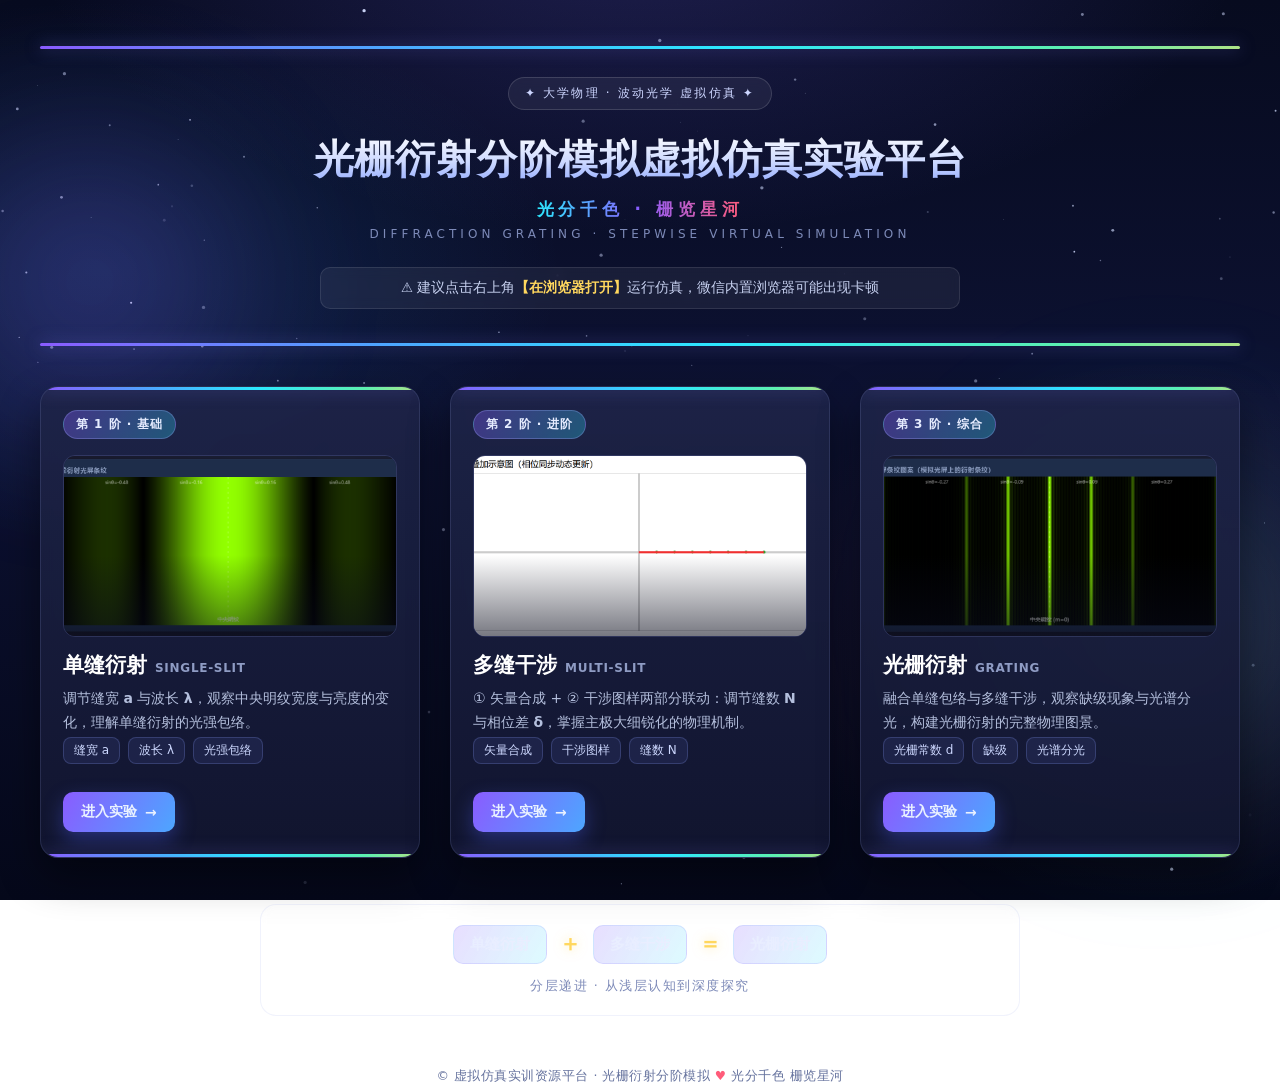
<file: sim/index.html>
<!DOCTYPE html>
<html lang="zh-CN">
<head>
<meta charset="UTF-8">
<meta name="viewport" content="width=device-width, initial-scale=1.0">
<title>光栅衍射分阶模拟虚拟仿真实验平台 · 光分千色 栅览星河</title>
<style>
:root{
    --bg0:#070b1f;
    --bg1:#0d1233;
    --bg2:#1b1f4b;
    --ink:#eef1ff;
    --ink-dim:#9aa6d6;
    --violet:#8a5cff;
    --blue:#4da6ff;
    --cyan:#2ce8ff;
    --green:#5cf0b0;
    --yellow:#ffd75e;
    --orange:#ff9a4d;
    --red:#ff5c7a;
}

*{
    margin:0;
    padding:0;
    box-sizing:border-box;
    font-family:"Microsoft YaHei","PingFang SC",system-ui,sans-serif;
}

html,body{
    height:100%;
}

body{
    min-height:100vh;
    color:var(--ink);
    background:
        radial-gradient(ellipse 80% 60% at 50% -10%, rgba(90,80,200,.30), transparent 60%),
        radial-gradient(ellipse 60% 50% at 8% 30%, rgba(46,166,255,.14), transparent 60%),
        radial-gradient(ellipse 60% 50% at 92% 70%, rgba(255,92,122,.10), transparent 60%),
        linear-gradient(180deg,var(--bg0),var(--bg1) 45%,#05081a);
    background-attachment:fixed;
    overflow-x:hidden;
    padding:46px 20px 40px;
    position:relative;
}

/* 星空画布 */
#stars{
    position:fixed;
    inset:0;
    width:100%;
    height:100%;
    z-index:0;
    pointer-events:none;
}

/* 星云光斑 */
.nebula{
    position:fixed;
    border-radius:50%;
    filter:blur(70px);
    opacity:.5;
    z-index:0;
    pointer-events:none;
    animation:drift 18s ease-in-out infinite alternate;
}
.nebula-1{
    width:420px;height:420px;
    left:-120px;top:8%;
    background:radial-gradient(circle, rgba(138,92,255,.55), transparent 70%);
}
.nebula-2{
    width:520px;height:520px;
    right:-140px;bottom:2%;
    background:radial-gradient(circle, rgba(44,232,255,.40), transparent 70%);
    animation-delay:-9s;
}
@keyframes drift{
    from{transform:translate(0,0) scale(1);}
    to{transform:translate(40px,-30px) scale(1.08);}
}

.container{
    max-width:1200px;
    margin:0 auto;
    position:relative;
    z-index:2;
}

/* ============ 光谱分割线（上下分割线） ============ */
.spectrum-line{
    height:3px;
    border-radius:3px;
    background:linear-gradient(90deg,
        var(--violet),var(--blue),var(--cyan),var(--green),
        var(--yellow),var(--orange),var(--red),var(--violet));
    background-size:200% 100%;
    animation:flow 8s linear infinite;
    box-shadow:0 0 16px rgba(130,130,255,.50);
    position:relative;
}
@keyframes flow{
    from{background-position:0 0;}
    to{background-position:200% 0;}
}

/* ============ 页头 ============ */
.site-badge{
    display:inline-block;
    font-size:12px;
    letter-spacing:.18em;
    color:#cdd6ff;
    background:rgba(255,255,255,.06);
    border:1px solid rgba(255,255,255,.14);
    padding:7px 16px;
    border-radius:999px;
    backdrop-filter:blur(6px);
    margin-bottom:22px;
}

h1{
    text-align:center;
    font-size:clamp(24px,4.6vw,40px);
    font-weight:800;
    letter-spacing:.02em;
    line-height:1.35;
    background:linear-gradient(180deg,#ffffff, #cdd9ff 55%, #8fa8ff);
    -webkit-background-clip:text;
    background-clip:text;
    -webkit-text-fill-color:transparent;
    margin-bottom:12px;
}

.sub-title{
    text-align:center;
    font-size:17px;
    letter-spacing:.28em;
    color:#cfe0ff;
    margin-bottom:6px;
}
.sub-title .poem{
    font-weight:700;
    background:linear-gradient(90deg,var(--cyan),var(--violet),var(--red));
    -webkit-background-clip:text;
    background-clip:text;
    -webkit-text-fill-color:transparent;
}
.sub-title .en{
    display:block;
    font-size:12px;
    letter-spacing:.34em;
    color:#7d8ab8;
    margin-top:6px;
    text-transform:uppercase;
}

.tip-info{
    max-width:640px;
    margin:26px auto 0;
    background:rgba(255,255,255,.06);
    color:#c7d1f0;
    padding:11px 18px;
    border-radius:10px;
    text-align:center;
    font-size:13.5px;
    border:1px solid rgba(255,255,255,.10);
    backdrop-filter:blur(6px);
}
.tip-info b{color:#ffd75e;}

/* 头部分割线：标题上、下各一条 */
.head-line-top{margin-bottom:28px;}
.head-line-bottom{margin:34px auto 40px;}

/* ============ 三板块卡片 ============ */
.grid-box{
    display:grid;
    grid-template-columns:repeat(auto-fit,minmax(280px,1fr));
    gap:30px;
}

.card{
    position:relative;
    background:linear-gradient(180deg, rgba(30,36,72,.92), rgba(18,22,48,.94));
    border:1px solid rgba(150,160,230,.16);
    border-radius:18px;
    overflow:hidden;
    box-shadow:0 18px 40px rgba(0,0,0,.45);
    transition:transform .35s cubic-bezier(.2,.7,.3,1), box-shadow .35s, border-color .35s;
    backdrop-filter:blur(8px);
    display:flex;
    flex-direction:column;
}

.card:hover{
    transform:translateY(-10px);
    border-color:rgba(150,170,255,.55);
    box-shadow:0 30px 60px rgba(30,40,120,.55), 0 0 0 1px rgba(140,160,255,.12);
}

/* 卡片上、下分割线 */
.card-line-top{border-radius:0 0 3px 3px;}
.card-line-bottom{
    border-radius:3px 3px 0 0;
    margin-top:auto;
}

.card-body{
    padding:20px 22px 22px;
    display:flex;
    flex-direction:column;
    gap:14px;
    flex:1;
}

.step-badge{
    align-self:flex-start;
    font-size:12px;
    font-weight:700;
    letter-spacing:.08em;
    color:#e6ecff;
    padding:5px 12px;
    border-radius:999px;
    background:linear-gradient(120deg, rgba(138,92,255,.35), rgba(44,232,255,.28));
    border:1px solid rgba(160,170,255,.30);
    margin-bottom:2px;
}

.img-wrap{
    border-radius:12px;
    overflow:hidden;
    position:relative;
    border:1px solid rgba(150,160,230,.18);
}
.img-wrap::after{
    content:"";
    position:absolute;
    inset:0;
    background:linear-gradient(180deg, transparent 55%, rgba(8,10,26,.55));
    pointer-events:none;
}
.card-img{
    width:100%;
    height:180px;
    object-fit:cover;
    display:block;
    transition:transform .6s cubic-bezier(.2,.7,.3,1);
}
.card:hover .card-img{transform:scale(1.08);}

.card-content h3{
    font-size:21px;
    font-weight:800;
    color:#fff;
    margin-bottom:8px;
}
.card-content h3 .cn{display:inline-block;}
.card-content .en-tag{
    font-size:12px;
    color:#8f9cc4;
    letter-spacing:.06em;
    margin-left:8px;
    font-weight:600;
    text-transform:uppercase;
}

.card-content p{
    font-size:14px;
    color:#b4bfdd;
    line-height:1.7;
}

.tags{
    display:flex;
    flex-wrap:wrap;
    gap:8px;
    margin-top:2px;
}
.tags span{
    font-size:12px;
    color:#cdd8ff;
    background:rgba(120,140,255,.10);
    border:1px solid rgba(140,160,255,.22);
    padding:4px 10px;
    border-radius:8px;
}

.enter{
    margin-top:14px;
    display:inline-flex;
    align-items:center;
    gap:8px;
    font-size:14px;
    font-weight:700;
    color:#eaf2ff;
    background:linear-gradient(120deg,var(--violet),var(--blue));
    padding:11px 18px;
    border-radius:10px;
    text-decoration:none;
    width:fit-content;
    transition:transform .25s, box-shadow .25s, filter .25s;
    box-shadow:0 8px 20px rgba(80,100,255,.35);
}
.enter:hover{
    transform:translateX(4px);
    filter:brightness(1.1);
    box-shadow:0 12px 26px rgba(90,110,255,.5);
}
.enter .arrow{transition:transform .25s;}
.enter:hover .arrow{transform:translateX(3px);}

/* ============ 递进公式条 ============ */
.path{
    margin:46px auto 0;
    max-width:760px;
    display:flex;
    align-items:center;
    justify-content:center;
    flex-wrap:wrap;
    gap:12px;
    padding:20px 22px;
    border-radius:16px;
    background:rgba(255,255,255,.045);
    border:1px solid rgba(150,160,230,.14);
    backdrop-filter:blur(6px);
}
.path .node{
    font-size:15px;
    font-weight:700;
    color:#e9eeff;
    padding:9px 16px;
    border-radius:10px;
    background:linear-gradient(120deg, rgba(138,92,255,.20), rgba(44,232,255,.16));
    border:1px solid rgba(160,170,255,.26);
    white-space:nowrap;
}
.path .op{
    font-size:22px;
    font-weight:800;
    color:#ffd75e;
    text-shadow:0 0 12px rgba(255,215,94,.55);
}
.path .hint{
    flex-basis:100%;
    text-align:center;
    font-size:12.5px;
    letter-spacing:.12em;
    color:#7d8ab8;
    margin-top:2px;
}

footer{
    margin-top:52px;
    text-align:center;
    color:#66739e;
    font-size:12.5px;
    letter-spacing:.04em;
}
footer .heart{color:var(--red);}

@media (max-width:600px){
    body{padding:30px 14px 32px;}
    .site-badge{font-size:11px;letter-spacing:.12em;padding:6px 13px;}
    h1{letter-spacing:0;line-height:1.45;}
    h1 .mbr{display:block;}
    .sub-title{font-size:15px;letter-spacing:.16em;}
    .sub-title .en{letter-spacing:.22em;}
    .grid-box{gap:20px;}
    .card-img{height:160px;}
    .card-content h3{font-size:19px;}
    .path{padding:16px 12px;gap:8px;}
    .path .node{font-size:13px;padding:8px 12px;}
    .path .op{font-size:18px;}
    .tip-info{font-size:12.5px;padding:10px 14px;}
}
</style>
</head>
<body>
<canvas id="stars"></canvas>
<div class="nebula nebula-1"></div>
<div class="nebula nebula-2"></div>

<div class="container">

    <!-- 页头上分割线 -->
    <div class="spectrum-line head-line-top"></div>

    <header>
        <div style="text-align:center;"><span class="site-badge">✦ 大学物理 · 波动光学 虚拟仿真 ✦</span></div>
        <h1>光栅衍射分阶模拟<span class="mbr">虚拟仿真实验平台</span></h1>
        <p class="sub-title">
            <span class="poem">光分千色 · 栅览星河</span>
            <span class="en">Diffraction Grating · Stepwise Virtual Simulation</span>
        </p>
        <div class="tip-info">
            ⚠️ 建议点击右上角<b>【在浏览器打开】</b>运行仿真，微信内置浏览器可能出现卡顿
        </div>
    </header>

    <!-- 页头下分割线 -->
    <div class="spectrum-line head-line-bottom"></div>

    <div class="grid-box">

        <!-- 仿真 1 · 单缝衍射 -->
        <div class="card">
            <div class="spectrum-line card-line-top"></div>
            <div class="card-body">
                <span class="step-badge">第 1 阶 · 基础</span>
                <div class="img-wrap">
                    <img class="card-img" src="assets/preview/sim1.png" alt="单缝衍射预览">
                </div>
                <div class="card-content">
                    <h3><span class="cn">单缝衍射</span><span class="en-tag">Single-slit</span></h3>
                    <p>调节缝宽 <b>a</b> 与波长 <b>λ</b>，观察中央明纹宽度与亮度的变化，理解单缝衍射的光强包络。</p>
                    <div class="tags">
                        <span>缝宽 a</span><span>波长 λ</span><span>光强包络</span>
                    </div>
                </div>
                <a class="enter" href="./sim1/index.html" target="_blank">进入实验 <span class="arrow">→</span></a>
            </div>
            <div class="spectrum-line card-line-bottom"></div>
        </div>

        <!-- 仿真 2 · 多缝干涉 -->
        <div class="card">
            <div class="spectrum-line card-line-top"></div>
            <div class="card-body">
                <span class="step-badge">第 2 阶 · 进阶</span>
                <div class="img-wrap">
                    <img class="card-img" src="assets/preview/sim2.png" alt="多缝干涉预览">
                </div>
                <div class="card-content">
                    <h3><span class="cn">多缝干涉</span><span class="en-tag">Multi-slit</span></h3>
                    <p>① 矢量合成 + ② 干涉图样两部分联动：调节缝数 <b>N</b> 与相位差 <b>δ</b>，掌握主极大细锐化的物理机制。</p>
                    <div class="tags">
                        <span>矢量合成</span><span>干涉图样</span><span>缝数 N</span>
                    </div>
                </div>
                <a class="enter" href="./sim2/index.html" target="_blank">进入实验 <span class="arrow">→</span></a>
            </div>
            <div class="spectrum-line card-line-bottom"></div>
        </div>

        <!-- 仿真 3 · 光栅衍射 -->
        <div class="card">
            <div class="spectrum-line card-line-top"></div>
            <div class="card-body">
                <span class="step-badge">第 3 阶 · 综合</span>
                <div class="img-wrap">
                    <img class="card-img" src="assets/preview/sim3.png" alt="光栅衍射预览">
                </div>
                <div class="card-content">
                    <h3><span class="cn">光栅衍射</span><span class="en-tag">Grating</span></h3>
                    <p>融合单缝包络与多缝干涉，观察缺级现象与光谱分光，构建光栅衍射的完整物理图景。</p>
                    <div class="tags">
                        <span>光栅常数 d</span><span>缺级</span><span>光谱分光</span>
                    </div>
                </div>
                <a class="enter" href="./sim3/index.html" target="_blank">进入实验 <span class="arrow">→</span></a>
            </div>
            <div class="spectrum-line card-line-bottom"></div>
        </div>

    </div>

    <!-- 阶梯递进公式 -->
    <div class="path">
        <span class="node">单缝衍射</span>
        <span class="op">＋</span>
        <span class="node">多缝干涉</span>
        <span class="op">＝</span>
        <span class="node">光栅衍射</span>
        <span class="hint">分层递进 · 从浅层认知到深度探究</span>
    </div>

    <footer>
        © 虚拟仿真实训资源平台 · 光栅衍射分阶模拟 <span class="heart">♥</span> 光分千色 栅览星河
    </footer>
</div>

<script>
(function(){
    const canvas = document.getElementById('stars');
    const ctx = canvas.getContext('2d');
    let stars = [];
    let w = 0, h = 0, dpr = Math.min(window.devicePixelRatio || 1, 2);

    function resize(){
        w = canvas.clientWidth = window.innerWidth;
        h = canvas.clientHeight = window.innerHeight;
        canvas.width = w * dpr;
        canvas.height = h * dpr;
        ctx.setTransform(dpr,0,0,dpr,0,0);
        makeStars();
    }

    function makeStars(){
        stars = [];
        const count = Math.min(220, Math.floor(w * h / 9000));
        for(let i=0;i<count;i++){
            stars.push({
                x:Math.random()*w,
                y:Math.random()*h,
                r:Math.random()*1.4 + 0.3,
                base:Math.random()*0.5 + 0.25,
                speed:Math.random()*0.02 + 0.004,
                phase:Math.random()*Math.PI*2
            });
        }
    }

    let t = 0;
    function draw(){
        ctx.clearRect(0,0,w,h);
        t += 0.016;
        for(let i=0;i<stars.length;i++){
            const s = stars[i];
            const a = s.base + Math.sin(t*s.speed + s.phase) * 0.22;
            const alpha = Math.max(0.05, Math.min(1, a));
            ctx.beginPath();
            ctx.arc(s.x, s.y, s.r, 0, Math.PI*2);
            ctx.fillStyle = 'rgba(210,220,255,' + alpha.toFixed(3) + ')';
            ctx.fill();
        }
        requestAnimationFrame(draw);
    }

    window.addEventListener('resize', resize);
    resize();
    draw();
})();
</script>
</body>
</html>
</file>
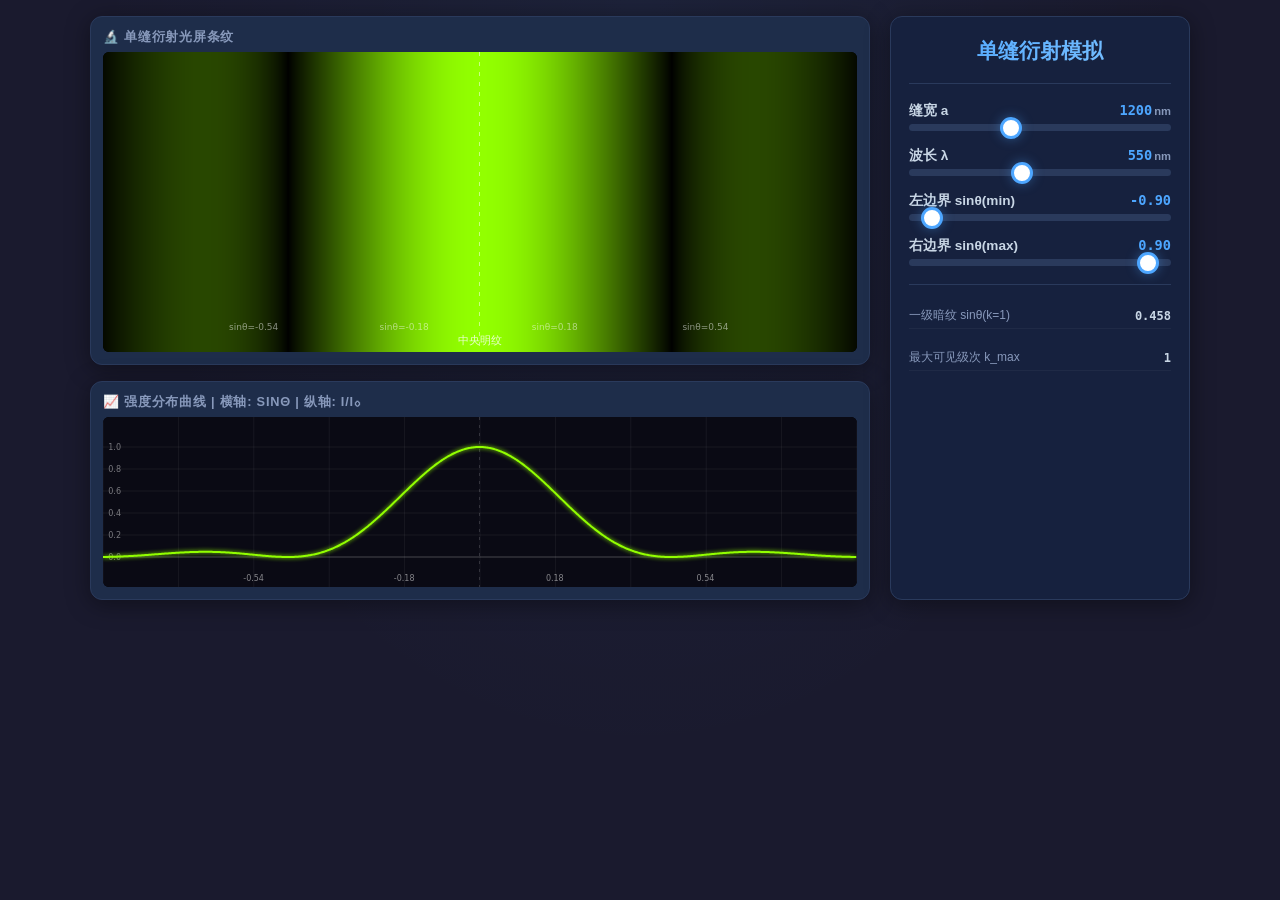
<file: sim/sim1/index.html>
<!DOCTYPE html>
<html lang="zh-CN">
<head>
    <meta charset="UTF-8">
    <meta name="viewport" content="width=device-width, initial-scale=1.0">
    <title>单缝衍射 - 单色光模拟（无红线标记）</title>
    <style>
        :root {
            --bg: #1a1a2e;
            --panel-bg: #16213e;
            --text: #e0e0e0;
            --accent: #4da6ff;
            --slider-track: #2a3a5c;
            --border: #2a3a5c;
            --card: #1e2d4a;
            --shadow: 0 4px 24px rgba(0, 0, 0, 0.4);
            --radius: 12px;
        }

        * {
            margin: 0;
            padding: 0;
            box-sizing: border-box;
        }

        body {
            background: var(--bg);
            font-family: 'Segoe UI', 'PingFang SC', 'Microsoft YaHei', sans-serif;
            display: flex;
            justify-content: center;
            align-items: flex-start;
            min-height: 100vh;
            padding: 16px;
            color: var(--text);
            background-image: radial-gradient(ellipse at 50% 0%, rgba(77, 166, 255, 0.06) 0%, transparent 60%);
        }

        .container {
            display: flex;
            gap: 20px;
            max-width: 1100px;
            width: 100%;
            flex-wrap: wrap;
        }

        .main-display {
            flex: 1 1 680px;
            min-width: 480px;
            display: flex;
            flex-direction: column;
            gap: 16px;
        }

        .canvas-card {
            background: var(--card);
            border-radius: var(--radius);
            padding: 12px;
            box-shadow: var(--shadow);
            border: 1px solid var(--border);
            overflow: hidden;
        }

        .canvas-card .card-label {
            font-size: 0.8rem;
            text-transform: uppercase;
            letter-spacing: 0.06em;
            color: #8899bb;
            margin-bottom: 6px;
            font-weight: 600;
        }

        canvas {
            display: block;
            width: 100%;
            border-radius: 6px;
            background: #000;
            cursor: crosshair;
        }

        #patternCanvas { height: 300px; }
        #curveCanvas { height: 170px; }

        .control-panel {
            flex: 0 0 300px;
            min-width: 280px;
            background: var(--panel-bg);
            border-radius: var(--radius);
            padding: 20px 18px;
            box-shadow: var(--shadow);
            border: 1px solid var(--border);
            display: flex;
            flex-direction: column;
            gap: 16px;
            position: sticky;
            top: 16px;
        }

        .control-panel h2 {
            text-align: center;
            font-size: 1.3rem;
            font-weight: 700;
            color: #fff;
            background: linear-gradient(135deg, var(--accent), #7fc4ff);
            -webkit-background-clip: text;
            -webkit-text-fill-color: transparent;
            background-clip: text;
        }

        .separator { height: 1px; background: var(--border); margin: 2px 0; }

        .control-group { display: flex; flex-direction: column; gap: 4px; }
        .control-group label {
            display: flex;
            justify-content: space-between;
            font-size: 0.85rem;
            font-weight: 600;
            color: #c8d6e5;
        }
        .control-group label .val {
            font-weight: 700;
            color: var(--accent);
            min-width: 60px;
            text-align: right;
            font-family: Consolas, monospace;
        }
        .unit { font-size: 0.7rem; color: #8899bb; margin-left: 2px; }

        input[type="range"] {
            -webkit-appearance: none;
            width: 100%;
            height: 7px;
            border-radius: 4px;
            background: var(--slider-track);
            outline: none;
            cursor: pointer;
        }
        input[type="range"]::-webkit-slider-thumb {
            -webkit-appearance: none;
            width: 22px;
            height: 22px;
            border-radius: 50%;
            background: #fff;
            border: 3px solid var(--accent);
            box-shadow: 0 0 12px rgba(77, 166, 255, 0.4);
            cursor: pointer;
        }

        .info-row {
            display: flex;
            justify-content: space-between;
            font-size: 0.75rem;
            color: #8899bb;
            padding: 3px 0;
            border-bottom: 1px solid rgba(255, 255, 255, 0.04);
            height: 26px;
            align-items: center;
        }
        .info-val {
            color: #c8d6e5;
            font-weight: 600;
            font-family: Consolas, monospace;
            white-space: nowrap;
            min-width: 90px;
            text-align: right;
        }

        @media (max-width: 820px) {
            .container { flex-direction: column; }
            .main-display { min-width: 0; }
            .control-panel { position: static; min-width: 0; }
            #patternCanvas { height: 220px; }
            #curveCanvas { height: 140px; }
        }
    </style>
</head>
<body>
    <div class="container">
        <div class="main-display">
            <div class="canvas-card">
                <div class="card-label">🔬 单缝衍射光屏条纹</div>
                <canvas id="patternCanvas"></canvas>
            </div>
            <div class="canvas-card">
                <div class="card-label">📈 强度分布曲线 | 横轴: sinθ | 纵轴: I/I₀</div>
                <canvas id="curveCanvas"></canvas>
            </div>
        </div>

        <div class="control-panel">
            <h2>单缝衍射模拟</h2>
            <div class="separator"></div>

            <div class="control-group">
                <label>缝宽 a <span><span class="val" id="valA">1200</span><span class="unit">nm</span></span></label>
                <input type="range" id="sliderA" min="100" max="3000" value="1200" step="10">
            </div>
            <div class="control-group">
                <label>波长 λ <span><span class="val" id="valLambda">550</span><span class="unit">nm</span></span></label>
                <input type="range" id="sliderLambda" min="380" max="780" value="550" step="1">
            </div>
            <div class="control-group">
                <label>左边界 sinθ(min) <span class="val" id="valSinMin">-0.90</span></label>
                <input type="range" id="sliderSinMin" min="-1.0" max="1.0" value="-0.90" step="0.01">
            </div>
            <div class="control-group">
                <label>右边界 sinθ(max) <span class="val" id="valSinMax">0.90</span></label>
                <input type="range" id="sliderSinMax" min="-1.0" max="1.0" value="0.90" step="0.01">
            </div>

            <div class="separator"></div>
            <div class="info-row">
                <span>一级暗纹 sinθ(k=1)</span>
                <span class="info-val" id="infoDark1">0.458</span>
            </div>
            <div class="info-row">
                <span>最大可见级次 k_max</span>
                <span class="info-val" id="infoKmax">1</span>
            </div>
        </div>
    </div>

    <script>
        (function() {
            const patternCanvas = document.getElementById('patternCanvas');
            const patternCtx = patternCanvas.getContext('2d');
            const curveCanvas = document.getElementById('curveCanvas');
            const curveCtx = curveCanvas.getContext('2d');

            const sliderA = document.getElementById('sliderA');
            const sliderLambda = document.getElementById('sliderLambda');
            const sliderSinMin = document.getElementById('sliderSinMin');
            const sliderSinMax = document.getElementById('sliderSinMax');

            const valA = document.getElementById('valA');
            const valLambda = document.getElementById('valLambda');
            const valSinMin = document.getElementById('valSinMin');
            const valSinMax = document.getElementById('valSinMax');
            const infoDark1 = document.getElementById('infoDark1');
            const infoKmax = document.getElementById('infoKmax');

            let a = Number(sliderA.value);
            let lambda = Number(sliderLambda.value);
            let sinThetaMin = Number(sliderSinMin.value);
            let sinThetaMax = Number(sliderSinMax.value);

            let renderPending = false;
            let resizeTimer = null;

            function wavelengthToRGB(wl) {
                let r = 0, g = 0, b = 0;
                if (wl >= 380 && wl < 440) { r = -(wl - 440) / 60; b = 1; }
                else if (wl >= 440 && wl < 490) { g = (wl - 440) / 50; b = 1; }
                else if (wl >= 490 && wl < 510) { g = 1; b = -(wl - 510) / 20; }
                else if (wl >= 510 && wl < 580) { r = (wl - 510) / 70; g = 1; }
                else if (wl >= 580 && wl < 645) { r = 1; g = -(wl - 645) / 65; }
                else if (wl >= 645 && wl <= 780) { r = 1; }
                let factor = 1;
                if (wl < 420) factor = 0.3 + 0.7 * (wl - 380) / 40;
                if (wl > 700) factor = 0.3 + 0.7 * (780 - wl) / 80;
                return { r: Math.max(0, Math.min(1, r * factor)), g: Math.max(0, Math.min(1, g * factor)), b: Math.max(0, Math.min(1, b * factor)) };
            }

            function sinc(x) {
                return Math.abs(x) < 1e-9 ? 1 : Math.sin(x) / x;
            }

            function singleSlitIntensity(sinTh) {
                const beta = Math.PI * a * sinTh / lambda;
                const s = sinc(beta);
                return s * s;
            }

            function resizeCanvases() {
                const pw = patternCanvas.clientWidth;
                const ph = patternCanvas.clientHeight;
                const cw = curveCanvas.clientWidth;
                const ch = curveCanvas.clientHeight;
                let change = false;
                if (patternCanvas.width !== pw || patternCanvas.height !== ph) {
                    patternCanvas.width = pw; patternCanvas.height = ph; change = true;
                }
                if (curveCanvas.width !== cw || curveCanvas.height !== ch) {
                    curveCanvas.width = cw; curveCanvas.height = ch; change = true;
                }
                return change;
            }

            function ixToTheta(ix, w) {
                return sinThetaMin + (sinThetaMax - sinThetaMin) * ix / (w - 1);
            }

            function thetaToX(th, w) {
                return (th - sinThetaMin) / (sinThetaMax - sinThetaMin) * (w - 1);
            }

            function requestDraw() {
                if (renderPending) return;
                renderPending = true;
                requestAnimationFrame(() => { drawAll(); renderPending = false; });
            }

            function drawAll() {
                resizeCanvases();
                drawPattern();
                drawCurve();
            }

            function drawPattern() {
                const w = patternCanvas.width;
                const h = patternCanvas.height;
                const imgData = patternCtx.createImageData(w, h);
                const rgb = wavelengthToRGB(lambda);

                for (let x = 0; x < w; x++) {
                    const th = ixToTheta(x, w);
                    const I = singleSlitIntensity(th);
                    const bright = Math.pow(Math.min(1, I), 0.42);
                    const r = Math.round(rgb.r * bright * 255);
                    const g = Math.round(rgb.g * bright * 255);
                    const b = Math.round(rgb.b * bright * 255);
                    const off = x * 4;
                    for (let y = 0; y < h; y++) {
                        const idx = y * w * 4 + off;
                        imgData.data[idx] = r;
                        imgData.data[idx + 1] = g;
                        imgData.data[idx + 2] = b;
                        imgData.data[idx + 3] = 255;
                    }
                }
                patternCtx.putImageData(imgData, 0, 0);

                const midX = thetaToX(0, w);
                patternCtx.strokeStyle = 'rgba(255,255,255,0.5)';
                patternCtx.lineWidth = 1;
                patternCtx.setLineDash([4, 6]);
                patternCtx.beginPath();
                patternCtx.moveTo(midX, 0);
                patternCtx.lineTo(midX, h);
                patternCtx.stroke();
                patternCtx.setLineDash([]);

                patternCtx.fillStyle = 'rgba(255,255,255,0.8)';
                patternCtx.font = '11px system-ui';
                patternCtx.textAlign = 'center';
                patternCtx.fillText('中央明纹', midX, h - 8);

                patternCtx.fillStyle = 'rgba(255,255,255,0.5)';
                patternCtx.font = '9px system-ui';
                for (let i = 0; i <= 5; i++) {
                    const th = sinThetaMin + (sinThetaMax - sinThetaMin) * i / 5;
                    const px = thetaToX(th, w);
                    if (px > 10 && px < w - 10) patternCtx.fillText('sinθ=' + th.toFixed(2), px, h - 22);
                }
            }

            function drawCurve() {
                const w = curveCanvas.width;
                const h = curveCanvas.height;
                const margin = 30;
                curveCtx.fillStyle = '#0a0a14';
                curveCtx.fillRect(0, 0, w, h);

                curveCtx.strokeStyle = 'rgba(255,255,255,0.06)';
                curveCtx.lineWidth = 1;
                const gx = w / 10, gy = (h - 2 * margin) / 5;
                for (let i = 0; i <= 10; i++) { curveCtx.beginPath(); curveCtx.moveTo(i * gx, 0); curveCtx.lineTo(i * gx, h); curveCtx.stroke(); }
                for (let i = 0; i <= 5; i++) {
                    const y = h - margin - i * gy;
                    curveCtx.beginPath(); curveCtx.moveTo(0, y); curveCtx.lineTo(w, y); curveCtx.stroke();
                    curveCtx.fillStyle = 'rgba(255,255,255,0.45)';
                    curveCtx.font = '8px system-ui';
                    curveCtx.textAlign = 'right';
                    curveCtx.fillText((i / 5).toFixed(1), 18, y + 3);
                }

                curveCtx.strokeStyle = 'rgba(255,255,255,0.2)';
                curveCtx.beginPath(); curveCtx.moveTo(0, h - margin); curveCtx.lineTo(w, h - margin); curveCtx.stroke();

                const midX = thetaToX(0, w);
                curveCtx.strokeStyle = 'rgba(255,255,255,0.15)';
                curveCtx.setLineDash([3, 5]);
                curveCtx.beginPath(); curveCtx.moveTo(midX, 0); curveCtx.lineTo(midX, h); curveCtx.stroke();
                curveCtx.setLineDash([]);

                const rgb = wavelengthToRGB(lambda);
                curveCtx.strokeStyle = `rgb(${Math.round(rgb.r * 255)},${Math.round(rgb.g * 255)},${Math.round(rgb.b * 255)})`;
                curveCtx.lineWidth = 2;
                curveCtx.shadowColor = curveCtx.strokeStyle;
                curveCtx.shadowBlur = 4;
                curveCtx.beginPath();
                let first = true;
                for (let x = 0; x < w; x++) {
                    const th = ixToTheta(x, w);
                    const I = singleSlitIntensity(th);
                    const py = h - margin - I * (h - 2 * margin);
                    if (first) { curveCtx.moveTo(x, py); first = false; }
                    else curveCtx.lineTo(x, py);
                }
                curveCtx.stroke();
                curveCtx.shadowBlur = 0;

                curveCtx.fillStyle = 'rgba(255,255,255,0.5)';
                curveCtx.font = '8px system-ui';
                curveCtx.textAlign = 'center';
                for (let i = 0; i <= 5; i++) {
                    const th = sinThetaMin + (sinThetaMax - sinThetaMin) * i / 5;
                    const px = thetaToX(th, w);
                    if (px > 5 && px < w - 5) curveCtx.fillText(th.toFixed(2), px, h - 6);
                }
                curveCtx.textAlign = 'start';
            }

            function updateInfo() {
                valA.textContent = a.toFixed(0);
                valLambda.textContent = lambda.toFixed(0);
                valSinMin.textContent = sinThetaMin.toFixed(2);
                valSinMax.textContent = sinThetaMax.toFixed(2);
                const dark1 = lambda / a;
                infoDark1.textContent = dark1.toFixed(3);
                const maxSin = Math.max(Math.abs(sinThetaMin), Math.abs(sinThetaMax));
                const kMax = Math.floor(maxSin * a / lambda);
                infoKmax.textContent = kMax;
            }

            function clampSinRange() {
                let minV = Number(sliderSinMin.value);
                let maxV = Number(sliderSinMax.value);
                if (minV >= maxV) {
                    if (event.target.id === 'sliderSinMin') {
                        sliderSinMin.value = maxV - 0.02;
                    } else {
                        sliderSinMax.value = minV + 0.02;
                    }
                }
                sinThetaMin = Number(sliderSinMin.value);
                sinThetaMax = Number(sliderSinMax.value);
            }

            function fullRefresh(e) {
                if (e && (e.target.id === 'sliderSinMin' || e.target.id === 'sliderSinMax')) {
                    clampSinRange();
                }
                updateInfo();
                requestDraw();
            }

            sliderA.addEventListener('input', (e) => { a = Number(sliderA.value); fullRefresh(e); });
            sliderLambda.addEventListener('input', (e) => { lambda = Number(sliderLambda.value); fullRefresh(e); });
            sliderSinMin.addEventListener('input', (e) => { fullRefresh(e); });
            sliderSinMax.addEventListener('input', (e) => { fullRefresh(e); });

            window.addEventListener('resize', () => {
                clearTimeout(resizeTimer);
                resizeTimer = setTimeout(() => requestDraw(), 120);
            });

            fullRefresh();
        })();
    </script>
</body>
</html>
</file>
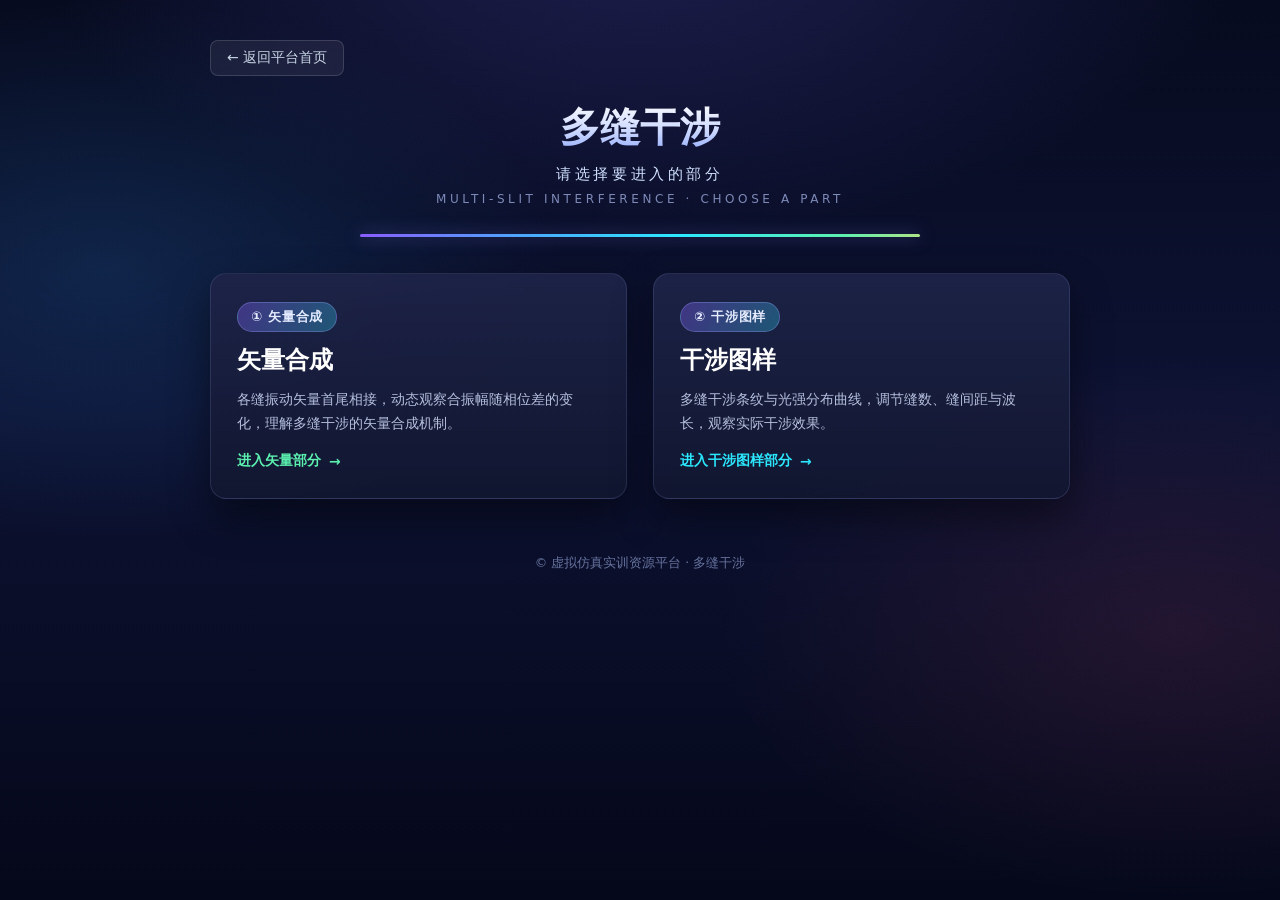
<file: sim/sim2/index.html>
<!DOCTYPE html>
<html lang="zh-CN">
<head>
<meta charset="UTF-8">
<meta name="viewport" content="width=device-width, initial-scale=1.0">
<title>多缝干涉 · 两部分选择</title>
<style>
:root{
    --bg0:#070b1f;
    --bg1:#0d1233;
    --bg2:#1b1f4b;
    --ink:#eef1ff;
    --ink-dim:#9aa6d6;
    --violet:#8a5cff;
    --blue:#4da6ff;
    --cyan:#2ce8ff;
    --green:#5cf0b0;
    --yellow:#ffd75e;
    --orange:#ff9a4d;
    --red:#ff5c7a;
}
*{margin:0;padding:0;box-sizing:border-box;font-family:"Microsoft YaHei","PingFang SC",system-ui,sans-serif;}
body{
    min-height:100vh;
    color:var(--ink);
    background:
        radial-gradient(ellipse 80% 60% at 50% -10%, rgba(90,80,200,.30), transparent 60%),
        radial-gradient(ellipse 60% 50% at 8% 30%, rgba(46,166,255,.14), transparent 60%),
        radial-gradient(ellipse 60% 50% at 92% 70%, rgba(255,92,122,.10), transparent 60%),
        linear-gradient(180deg,var(--bg0),var(--bg1) 45%,#05081a);
    background-attachment:fixed;
    padding:40px 20px;
}
.container{max-width:860px;margin:0 auto;}
.back{
    display:inline-block;
    color:#c8d6e5;
    text-decoration:none;
    font-size:14px;
    margin-bottom:24px;
    background:rgba(255,255,255,.06);
    border:1px solid rgba(255,255,255,.14);
    padding:8px 16px;
    border-radius:8px;
    transition:all .25s;
}
.back:hover{border-color:var(--blue);color:#fff;}
h1{
    text-align:center;
    font-size:clamp(26px,5vw,40px);
    font-weight:800;
    background:linear-gradient(180deg,#fff,#cdd9ff 55%,#8fa8ff);
    -webkit-background-clip:text;background-clip:text;
    -webkit-text-fill-color:transparent;
    margin-bottom:10px;
}
.sub{
    text-align:center;
    color:#cfe0ff;
    font-size:15px;
    letter-spacing:.24em;
    margin-bottom:6px;
}
.sub .en{
    display:block;
    font-size:12px;
    letter-spacing:.3em;
    color:#7d8ab8;
    margin-top:8px;
    text-transform:uppercase;
}
.spectrum-line{
    height:3px;border-radius:3px;
    background:linear-gradient(90deg,var(--violet),var(--blue),var(--cyan),var(--green),var(--yellow),var(--orange),var(--red),var(--violet));
    background-size:200% 100%;
    animation:flow 8s linear infinite;
    box-shadow:0 0 16px rgba(130,130,255,.5);
    margin:28px auto 36px;
    max-width:560px;
}
@keyframes flow{from{background-position:0 0;}to{background-position:200% 0;}}
.btn-grid{display:grid;grid-template-columns:repeat(auto-fit,minmax(260px,1fr));gap:26px;}
.part-btn{
    display:flex;flex-direction:column;gap:12px;
    padding:28px 26px;
    border-radius:16px;
    text-decoration:none;
    color:inherit;
    background:linear-gradient(180deg, rgba(30,36,72,.92), rgba(18,22,48,.94));
    border:1px solid rgba(150,160,230,.16);
    box-shadow:0 18px 40px rgba(0,0,0,.45);
    transition:transform .35s cubic-bezier(.2,.7,.3,1), box-shadow .35s, border-color .35s;
}
.part-btn:hover{
    transform:translateY(-8px);
    border-color:rgba(150,170,255,.55);
    box-shadow:0 30px 60px rgba(30,40,120,.55);
}
.part-btn .num{
    font-size:13px;font-weight:700;letter-spacing:.06em;
    color:#e6ecff;
    width:fit-content;
    padding:5px 13px;border-radius:999px;
    background:linear-gradient(120deg, rgba(138,92,255,.35), rgba(44,232,255,.28));
    border:1px solid rgba(160,170,255,.30);
}
.part-btn .title{
    font-size:24px;font-weight:800;color:#fff;
}
.part-btn .desc{
    font-size:14px;color:#b4bfdd;line-height:1.7;
}
.part-btn .go{
    margin-top:4px;font-size:14px;font-weight:700;
    color:#eaf2ff;
    display:inline-flex;align-items:center;gap:8px;
}
.part-btn .go .arrow{transition:transform .25s;}
.part-btn:hover .go .arrow{transform:translateX(4px);}
.part-btn.v .go{color:var(--green);}
.part-btn.i .go{color:var(--cyan);}
footer{margin-top:56px;text-align:center;color:#66739e;font-size:12.5px;}
@media (max-width:600px){
    body{padding:28px 14px 32px;}
    h1{letter-spacing:0;}
    .sub{font-size:13px;letter-spacing:.14em;}
    .sub .en{letter-spacing:.22em;}
    .spectrum-line{margin:20px auto 26px;}
    .btn-grid{gap:20px;}
    .part-btn{padding:22px 20px;}
    .part-btn .title{font-size:21px;}
    .back{font-size:13px;padding:7px 14px;}
}
</style>
</head>
<body>
<div class="container">
    <a class="back" href="../index.html">← 返回平台首页</a>
    <h1>多缝干涉</h1>
    <p class="sub">
        请选择要进入的部分
        <span class="en">Multi-slit Interference · Choose a Part</span>
    </p>
    <div class="spectrum-line"></div>

    <div class="btn-grid">
        <a class="part-btn v" href="./vector.html">
            <span class="num">① 矢量合成</span>
            <span class="title">矢量合成</span>
            <span class="desc">各缝振动矢量首尾相接，动态观察合振幅随相位差的变化，理解多缝干涉的矢量合成机制。</span>
            <span class="go">进入矢量部分 <span class="arrow">→</span></span>
        </a>

        <a class="part-btn i" href="./interference.html">
            <span class="num">② 干涉图样</span>
            <span class="title">干涉图样</span>
            <span class="desc">多缝干涉条纹与光强分布曲线，调节缝数、缝间距与波长，观察实际干涉效果。</span>
            <span class="go">进入干涉图样部分 <span class="arrow">→</span></span>
        </a>
    </div>

    <footer>© 虚拟仿真实训资源平台 · 多缝干涉</footer>
</div>
</body>
</html>
</file>
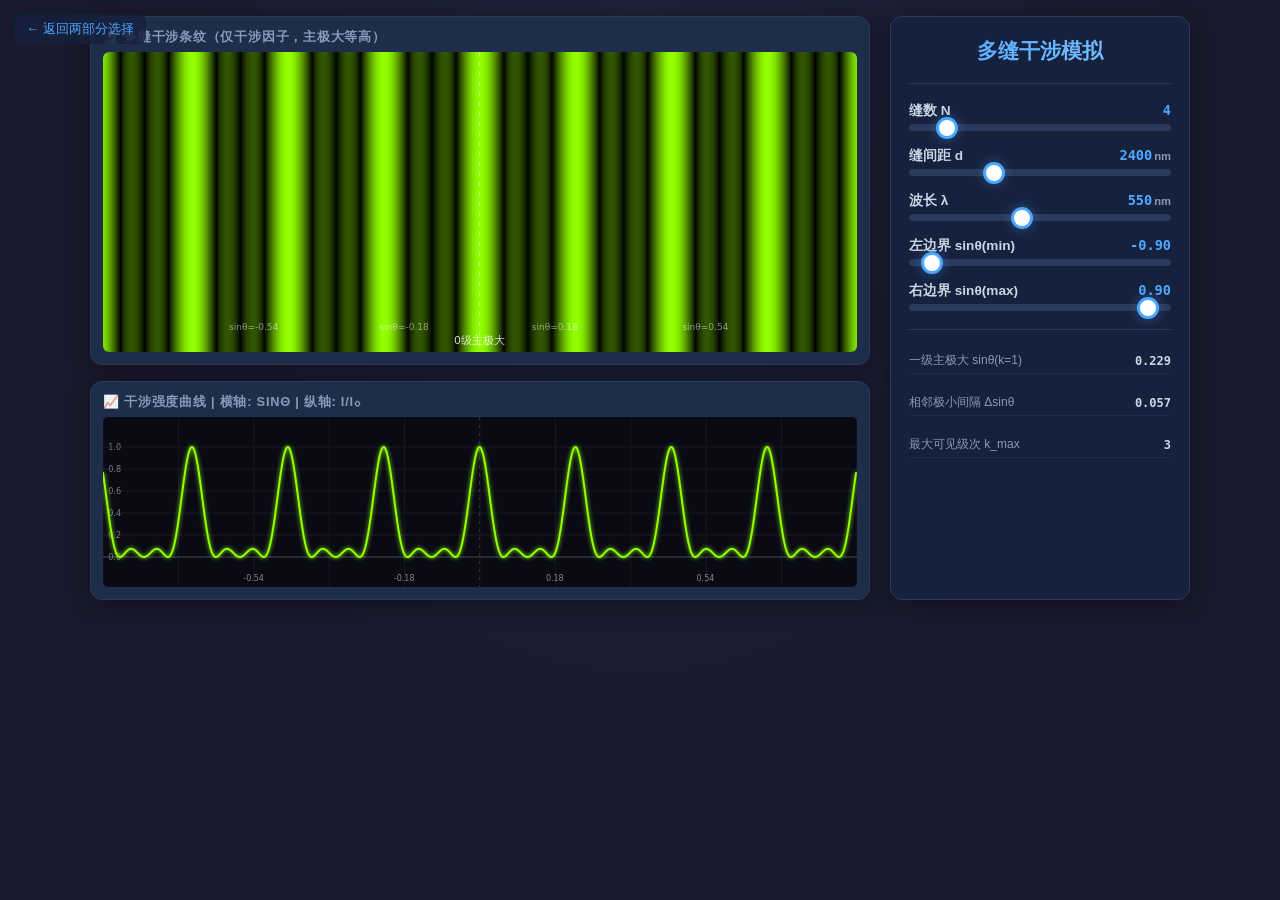
<file: sim/sim2/interference.html>
<!DOCTYPE html>
<html lang="zh-CN">
<head>
    <meta charset="UTF-8">
    <meta name="viewport" content="width=device-width, initial-scale=1.0">
    <title>多缝干涉 - 仅多缝因子仿真（主极大等高）</title>
    <style>
        :root {
            --bg: #1a1a2e;
            --panel-bg: #16213e;
            --text: #e0e0e0;
            --accent: #4da6ff;
            --slider-track: #2a3a5c;
            --border: #2a3a5c;
            --card: #1e2d4a;
            --shadow: 0 4px 24px rgba(0, 0, 0, 0.4);
            --radius: 12px;
        }

        * {
            margin: 0;
            padding: 0;
            box-sizing: border-box;
        }

        body {
            background: var(--bg);
            font-family: 'Segoe UI', 'PingFang SC', 'Microsoft YaHei', sans-serif;
            display: flex;
            justify-content: center;
            align-items: flex-start;
            min-height: 100vh;
            padding: 16px;
            color: var(--text);
            background-image: radial-gradient(ellipse at 50% 0%, rgba(77, 166, 255, 0.06) 0%, transparent 60%);
        }

        .container {
            display: flex;
            gap: 20px;
            max-width: 1100px;
            width: 100%;
            flex-wrap: wrap;
        }

        .main-display {
            flex: 1 1 680px;
            min-width: 480px;
            display: flex;
            flex-direction: column;
            gap: 16px;
        }

        .canvas-card {
            background: var(--card);
            border-radius: var(--radius);
            padding: 12px;
            box-shadow: var(--shadow);
            border: 1px solid var(--border);
            overflow: hidden;
        }

        .canvas-card .card-label {
            font-size: 0.8rem;
            text-transform: uppercase;
            letter-spacing: 0.06em;
            color: #8899bb;
            margin-bottom: 6px;
            font-weight: 600;
        }

        canvas {
            display: block;
            width: 100%;
            border-radius: 6px;
            background: #000;
            cursor: crosshair;
        }

        #patternCanvas { height: 300px; }
        #curveCanvas { height: 170px; }

        .control-panel {
            flex: 0 0 300px;
            min-width: 280px;
            background: var(--panel-bg);
            border-radius: var(--radius);
            padding: 20px 18px;
            box-shadow: var(--shadow);
            border: 1px solid var(--border);
            display: flex;
            flex-direction: column;
            gap: 16px;
            position: sticky;
            top: 16px;
        }

        .control-panel h2 {
            text-align: center;
            font-size: 1.3rem;
            font-weight: 700;
            color: #fff;
            background: linear-gradient(135deg, var(--accent), #7fc4ff);
            -webkit-background-clip: text;
            -webkit-text-fill-color: transparent;
            background-clip: text;
        }

        .separator { height: 1px; background: var(--border); margin: 2px 0; }

        .control-group { display: flex; flex-direction: column; gap: 4px; }
        .control-group label {
            display: flex;
            justify-content: space-between;
            font-size: 0.85rem;
            font-weight: 600;
            color: #c8d6e5;
        }
        .control-group label .val {
            font-weight: 700;
            color: var(--accent);
            min-width: 60px;
            text-align: right;
            font-family: Consolas, monospace;
        }
        .unit { font-size: 0.7rem; color: #8899bb; margin-left: 2px; }

        input[type="range"] {
            -webkit-appearance: none;
            width: 100%;
            height: 7px;
            border-radius: 4px;
            background: var(--slider-track);
            outline: none;
            cursor: pointer;
        }
        input[type="range"]::-webkit-slider-thumb {
            -webkit-appearance: none;
            width: 22px;
            height: 22px;
            border-radius: 50%;
            background: #fff;
            border: 3px solid var(--accent);
            box-shadow: 0 0 12px rgba(77, 166, 255, 0.4);
            cursor: pointer;
        }

        .info-row {
            display: flex;
            justify-content: space-between;
            font-size: 0.75rem;
            color: #8899bb;
            padding: 3px 0;
            border-bottom: 1px solid rgba(255, 255, 255, 0.04);
            height: 26px;
            align-items: center;
        }
        .info-val {
            color: #c8d6e5;
            font-weight: 600;
            font-family: Consolas, monospace;
            white-space: nowrap;
            min-width: 90px;
            text-align: right;
        }

        @media (max-width: 820px) {
            .container { flex-direction: column; }
            .main-display { min-width: 0; }
            .control-panel { position: static; min-width: 0; }
            #patternCanvas { height: 220px; }
            #curveCanvas { height: 140px; }
        }
    </style>
</head>
<body>
    <a href="./index.html" style="position:fixed;top:14px;left:14px;z-index:10;color:#4da6ff;background:rgba(22,33,62,0.85);padding:6px 12px;border-radius:8px;text-decoration:none;font-size:13px;font-family:'Microsoft YaHei',sans-serif;">← 返回两部分选择</a>
    <div class="container">
        <div class="main-display">
            <div class="canvas-card">
                <div class="card-label">🔬 多缝干涉条纹（仅干涉因子，主极大等高）</div>
                <canvas id="patternCanvas"></canvas>
            </div>
            <div class="canvas-card">
                <div class="card-label">📈 干涉强度曲线 | 横轴: sinθ | 纵轴: I/I₀</div>
                <canvas id="curveCanvas"></canvas>
            </div>
        </div>

        <div class="control-panel">
            <h2>多缝干涉模拟</h2>
            <div class="separator"></div>

            <div class="control-group">
                <label>缝数 N <span><span class="val" id="valN">4</span></span></label>
                <input type="range" id="sliderN" min="2" max="20" value="4" step="1">
            </div>
            <div class="control-group">
                <label>缝间距 d <span><span class="val" id="valD">2400</span><span class="unit">nm</span></span></label>
                <input type="range" id="sliderD" min="800" max="6000" value="2400" step="50">
            </div>
            <div class="control-group">
                <label>波长 λ <span><span class="val" id="valLambda">550</span><span class="unit">nm</span></span></label>
                <input type="range" id="sliderLambda" min="380" max="780" value="550" step="1">
            </div>
            <div class="control-group">
                <label>左边界 sinθ(min) <span class="val" id="valSinMin">-0.90</span></label>
                <input type="range" id="sliderSinMin" min="-1.0" max="1.0" value="-0.90" step="0.01">
            </div>
            <div class="control-group">
                <label>右边界 sinθ(max) <span class="val" id="valSinMax">0.90</span></label>
                <input type="range" id="sliderSinMax" min="-1.0" max="1.0" value="0.90" step="0.01">
            </div>

            <div class="separator"></div>
            <div class="info-row">
                <span>一级主极大 sinθ(k=1)</span>
                <span class="info-val" id="infoMax1">0.229</span>
            </div>
            <div class="info-row">
                <span>相邻极小间隔 Δsinθ</span>
                <span class="info-val" id="infoDeltaMin">0.057</span>
            </div>
            <div class="info-row">
                <span>最大可见级次 k_max</span>
                <span class="info-val" id="infoKmax">3</span>
            </div>
        </div>
    </div>

    <script>
        (function() {
            const patternCanvas = document.getElementById('patternCanvas');
            const patternCtx = patternCanvas.getContext('2d');
            const curveCanvas = document.getElementById('curveCanvas');
            const curveCtx = curveCanvas.getContext('2d');

            const sliderN = document.getElementById('sliderN');
            const sliderD = document.getElementById('sliderD');
            const sliderLambda = document.getElementById('sliderLambda');
            const sliderSinMin = document.getElementById('sliderSinMin');
            const sliderSinMax = document.getElementById('sliderSinMax');

            const valN = document.getElementById('valN');
            const valD = document.getElementById('valD');
            const valLambda = document.getElementById('valLambda');
            const valSinMin = document.getElementById('valSinMin');
            const valSinMax = document.getElementById('valSinMax');
            const infoMax1 = document.getElementById('infoMax1');
            const infoDeltaMin = document.getElementById('infoDeltaMin');
            const infoKmax = document.getElementById('infoKmax');

            // 多缝基础参数
            let N = Number(sliderN.value);
            let d = Number(sliderD.value);
            let lambda = Number(sliderLambda.value);
            let sinThetaMin = Number(sliderSinMin.value);
            let sinThetaMax = Number(sliderSinMax.value);

            let renderPending = false;
            let resizeTimer = null;

            // 波长转RGB颜色
            function wavelengthToRGB(wl) {
                let r = 0, g = 0, b = 0;
                if (wl >= 380 && wl < 440) { r = -(wl - 440) / 60; b = 1; }
                else if (wl >= 440 && wl < 490) { g = (wl - 440) / 50; b = 1; }
                else if (wl >= 490 && wl < 510) { g = 1; b = -(wl - 510) / 20; }
                else if (wl >= 510 && wl < 580) { r = (wl - 510) / 70; g = 1; }
                else if (wl >= 580 && wl < 645) { r = 1; g = -(wl - 645) / 65; }
                else if (wl >= 645 && wl <= 780) { r = 1; }
                let factor = 1;
                if (wl < 420) factor = 0.3 + 0.7 * (wl - 380) / 40;
                if (wl > 700) factor = 0.3 + 0.7 * (780 - wl) / 80;
                return { r: Math.max(0, Math.min(1, r * factor)), g: Math.max(0, Math.min(1, g * factor)), b: Math.max(0, Math.min(1, b * factor)) };
            }

            // sinc函数
            function sinc(x) {
                return Math.abs(x) < 1e-9 ? 1 : Math.sin(x) / x;
            }

            // 【仅多缝干涉因子，无单缝衍射包络】
            // I = [sin(Nφ/2) / sin(φ/2)]², φ=2πd sinθ / λ
            function multiSlitInterfereIntensity(sinTh) {
                const phi = 2 * Math.PI * d * sinTh / lambda;
                const halfPhi = phi / 2;
                let numer = Math.sin(N * halfPhi);
                let denom = Math.sin(halfPhi);
                // 主极大时分母趋近0，极限为N
                if (Math.abs(denom) < 1e-10) return 1.0;
                const ratio = numer / denom;
                return (ratio * ratio) / (N * N); // 归一化到0~1，所有主极大=1（等高）
            }

            // 画布尺寸自适应
            function resizeCanvases() {
                const pw = patternCanvas.clientWidth;
                const ph = patternCanvas.clientHeight;
                const cw = curveCanvas.clientWidth;
                const ch = curveCanvas.clientHeight;
                let change = false;
                if (patternCanvas.width !== pw || patternCanvas.height !== ph) {
                    patternCanvas.width = pw; patternCanvas.height = ph; change = true;
                }
                if (curveCanvas.width !== cw || curveCanvas.height !== ch) {
                    curveCanvas.width = cw; curveCanvas.height = ch; change = true;
                }
                return change;
            }

            // 像素坐标 → sinθ
            function ixToTheta(ix, w) {
                return sinThetaMin + (sinThetaMax - sinThetaMin) * ix / (w - 1);
            }

            // sinθ → 像素横坐标
            function thetaToX(th, w) {
                return (th - sinThetaMin) / (sinThetaMax - sinThetaMin) * (w - 1);
            }

            // 帧渲染节流
            function requestDraw() {
                if (renderPending) return;
                renderPending = true;
                requestAnimationFrame(() => { drawAll(); renderPending = false; });
            }

            function drawAll() {
                resizeCanvases();
                drawPattern();
                drawCurve();
            }

            // 绘制干涉条纹画布
            function drawPattern() {
                const w = patternCanvas.width;
                const h = patternCanvas.height;
                const imgData = patternCtx.createImageData(w, h);
                const rgb = wavelengthToRGB(lambda);

                for (let x = 0; x < w; x++) {
                    const th = ixToTheta(x, w);
                    const I = multiSlitInterfereIntensity(th);
                    const bright = Math.pow(Math.min(1, I), 0.42);
                    const r = Math.round(rgb.r * bright * 255);
                    const g = Math.round(rgb.g * bright * 255);
                    const b = Math.round(rgb.b * bright * 255);
                    const off = x * 4;
                    for (let y = 0; y < h; y++) {
                        const idx = y * w * 4 + off;
                        imgData.data[idx] = r;
                        imgData.data[idx + 1] = g;
                        imgData.data[idx + 2] = b;
                        imgData.data[idx + 3] = 255;
                    }
                }
                patternCtx.putImageData(imgData, 0, 0);

                // 中央0级主极大虚线标记
                const midX = thetaToX(0, w);
                patternCtx.strokeStyle = 'rgba(255,255,255,0.5)';
                patternCtx.lineWidth = 1;
                patternCtx.setLineDash([4, 6]);
                patternCtx.beginPath();
                patternCtx.moveTo(midX, 0);
                patternCtx.lineTo(midX, h);
                patternCtx.stroke();
                patternCtx.setLineDash([]);

                patternCtx.fillStyle = 'rgba(255,255,255,0.8)';
                patternCtx.font = '11px system-ui';
                patternCtx.textAlign = 'center';
                patternCtx.fillText('0级主极大', midX, h - 8);

                // sinθ刻度
                patternCtx.fillStyle = 'rgba(255,255,255,0.5)';
                patternCtx.font = '9px system-ui';
                for (let i = 0; i <= 5; i++) {
                    const th = sinThetaMin + (sinThetaMax - sinThetaMin) * i / 5;
                    const px = thetaToX(th, w);
                    if (px > 10 && px < w - 10) patternCtx.fillText('sinθ=' + th.toFixed(2), px, h - 22);
                }
            }

            // 绘制归一化强度曲线
            function drawCurve() {
                const w = curveCanvas.width;
                const h = curveCanvas.height;
                const margin = 30;
                curveCtx.fillStyle = '#0a0a14';
                curveCtx.fillRect(0, 0, w, h);

                // 网格线
                curveCtx.strokeStyle = 'rgba(255,255,255,0.06)';
                curveCtx.lineWidth = 1;
                const gx = w / 10, gy = (h - 2 * margin) / 5;
                for (let i = 0; i <= 10; i++) { curveCtx.beginPath(); curveCtx.moveTo(i * gx, 0); curveCtx.lineTo(i * gx, h); curveCtx.stroke(); }
                for (let i = 0; i <= 5; i++) {
                    const y = h - margin - i * gy;
                    curveCtx.beginPath(); curveCtx.moveTo(0, y); curveCtx.lineTo(w, y); curveCtx.stroke();
                    curveCtx.fillStyle = 'rgba(255,255,255,0.45)';
                    curveCtx.font = '8px system-ui';
                    curveCtx.textAlign = 'right';
                    curveCtx.fillText((i / 5).toFixed(1), 18, y + 3);
                }

                // 横轴基线
                curveCtx.strokeStyle = 'rgba(255,255,255,0.2)';
                curveCtx.beginPath(); curveCtx.moveTo(0, h - margin); curveCtx.lineTo(w, h - margin); curveCtx.stroke();

                // 中央0级竖虚线
                const midX = thetaToX(0, w);
                curveCtx.strokeStyle = 'rgba(255,255,255,0.15)';
                curveCtx.setLineDash([3, 5]);
                curveCtx.beginPath(); curveCtx.moveTo(midX, 0); curveCtx.lineTo(midX, h); curveCtx.stroke();
                curveCtx.setLineDash([]);

                // 强度曲线（密集采样 + 主极大强制等高，消除毛刺）
                const rgb = wavelengthToRGB(lambda);
                curveCtx.strokeStyle = `rgb(${Math.round(rgb.r * 255)},${Math.round(rgb.g * 255)},${Math.round(rgb.b * 255)})`;
                curveCtx.lineWidth = 2;
                curveCtx.lineJoin = 'round';
                curveCtx.lineCap = 'round';
                curveCtx.shadowColor = curveCtx.strokeStyle;
                curveCtx.shadowBlur = 4;

                const points = [];
                // 密集均匀采样（远高于像素密度），让窄主极大平滑、无毛刺
                const baseSamples = 8000;
                for (let s = 0; s <= baseSamples; s++) {
                    const x = (w - 1) * s / baseSamples;
                    const th = ixToTheta(x, w);
                    const I = multiSlitInterfereIntensity(th);
                    const py = h - margin - I * (h - 2 * margin);
                    points.push({ x: x, py: py });
                }
                // 补齐当前边界内所有k级主极大顶点，保证严格等高到 1.0
                const maxK = Math.floor(d / lambda);
                for (let k = -maxK; k <= maxK; k++) {
                    const thPeak = k * lambda / d;
                    if (thPeak < sinThetaMin || thPeak > sinThetaMax) continue;
                    const xPeak = thetaToX(thPeak, w);
                    const pyPeak = h - margin - 1.0 * (h - 2 * margin); // 主极大 I=1
                    points.push({ x: xPeak, py: pyPeak });
                }
                points.sort((a, b) => a.x - b.x);

                curveCtx.beginPath();
                let first = true;
                for (const p of points) {
                    if (first) { curveCtx.moveTo(p.x, p.py); first = false; }
                    else curveCtx.lineTo(p.x, p.py);
                }
                curveCtx.stroke();
                curveCtx.shadowBlur = 0;

                // 横轴刻度文字
                curveCtx.fillStyle = 'rgba(255,255,255,0.5)';
                curveCtx.font = '8px system-ui';
                curveCtx.textAlign = 'center';
                for (let i = 0; i <= 5; i++) {
                    const th = sinThetaMin + (sinThetaMax - sinThetaMin) * i / 5;
                    const px = thetaToX(th, w);
                    if (px > 5 && px < w - 5) curveCtx.fillText(th.toFixed(2), px, h - 6);
                }
                curveCtx.textAlign = 'start';
            }

            // 更新右侧信息面板
            function updateInfo() {
                valN.textContent = N;
                valD.textContent = d.toFixed(0);
                valLambda.textContent = lambda.toFixed(0);
                valSinMin.textContent = sinThetaMin.toFixed(2);
                valSinMax.textContent = sinThetaMax.toFixed(2);

                // 一级主极大 sinθ = λ/d
                const sinMax1 = lambda / d;
                infoMax1.textContent = sinMax1.toFixed(3);
                // 相邻极小Δsinθ = λ/(N*d)
                const deltaMin = lambda / (N * d);
                infoDeltaMin.textContent = deltaMin.toFixed(3);
                // 最大可见级次
                const maxAbsSin = Math.max(Math.abs(sinThetaMin), Math.abs(sinThetaMax));
                const kMax = Math.floor(maxAbsSin * d / lambda);
                infoKmax.textContent = kMax;
            }

            // 限制sinθ左右边界不能交叉
            function clampSinRange(e) {
                let minV = Number(sliderSinMin.value);
                let maxV = Number(sliderSinMax.value);
                if (minV >= maxV) {
                    if (e.target.id === 'sliderSinMin') {
                        sliderSinMin.value = maxV - 0.02;
                    } else {
                        sliderSinMax.value = minV + 0.02;
                    }
                }
                sinThetaMin = Number(sliderSinMin.value);
                sinThetaMax = Number(sliderSinMax.value);
            }

            // 完整刷新逻辑
            function fullRefresh(e) {
                if (e && (e.target.id === 'sliderSinMin' || e.target.id === 'sliderSinMax')) {
                    clampSinRange(e);
                }
                updateInfo();
                requestDraw();
            }

            // 滑块绑定事件
            sliderN.addEventListener('input', (e) => { N = Number(sliderN.value); fullRefresh(e); });
            sliderD.addEventListener('input', (e) => { d = Number(sliderD.value); fullRefresh(e); });
            sliderLambda.addEventListener('input', (e) => { lambda = Number(sliderLambda.value); fullRefresh(e); });
            sliderSinMin.addEventListener('input', (e) => { fullRefresh(e); });
            sliderSinMax.addEventListener('input', (e) => { fullRefresh(e); });

            // 窗口自适应重绘
            window.addEventListener('resize', () => {
                clearTimeout(resizeTimer);
                resizeTimer = setTimeout(() => requestDraw(), 120);
            });

            // 初始渲染
            fullRefresh();
        })();
    </script>
</body>
</html>
</file>
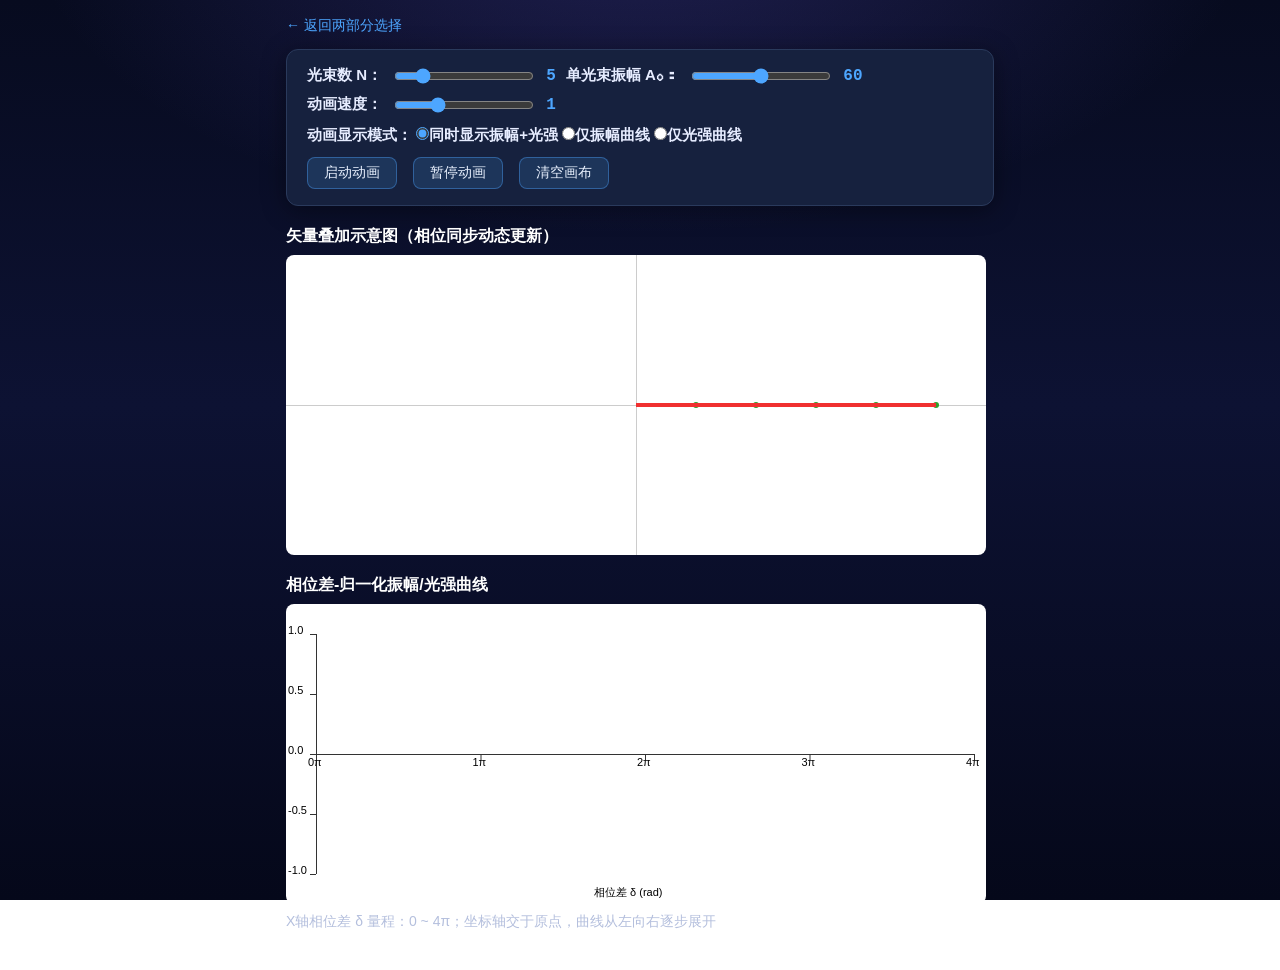
<file: sim/sim2/vector.html>
<!DOCTYPE html>
<html lang="zh-CN">
<head>
    <meta charset="UTF-8">
    <meta name="viewport" content="width=device-width, initial-scale=1.0">
    <title>多光束干涉可视化演示 - 矢量合成</title>
    <style>
        :root {
            --bg: #0d1233;
            --panel-bg: #16213e;
            --text: #e6ecff;
            --text-dim: #b4bfdd;
            --accent: #4da6ff;
            --cyan: #2ce8ff;
            --border: #2a3a5c;
        }
        * {
            box-sizing: border-box;
            margin: 0;
            padding: 0;
        }
        body {
            font-family: "Microsoft Yahei", sans-serif;
            padding: 16px;
            max-width: 740px;
            margin: 0 auto;
            min-height: 100vh;
            color: var(--text);
            background:
                radial-gradient(ellipse 80% 60% at 50% -10%, rgba(90,80,200,.30), transparent 60%),
                linear-gradient(180deg, #070b1f, var(--bg) 45%, #05081a);
            background-attachment: fixed;
        }
        .back-link {
            display: inline-block;
            margin-bottom: 14px;
            color: var(--accent);
            text-decoration: none;
            font-size: 14px;
        }
        .back-link:hover { text-decoration: underline; }
        .control-panel {
            border: 1px solid var(--border);
            padding: 16px 20px;
            border-radius: 12px;
            margin-bottom: 20px;
            background: var(--panel-bg);
            box-shadow: 0 4px 24px rgba(0,0,0,.4);
        }
        .row {
            display: flex;
            align-items: center;
            margin-bottom: 12px;
            flex-wrap: wrap;
            gap: 10px;
        }
        .row:last-child {
            margin-bottom: 0;
        }
        label {
            color: var(--text);
            font-size: 15px;
            font-weight: 600;
        }
        label span {
            color: var(--accent);
            font-weight: 700;
            font-size: 16px;
            font-family: Consolas, monospace;
        }
        canvas {
            background: #fff;
            width: 100%;
            max-width: 700px;
            display: block;
            border-radius: 8px;
        }
        #vecCanvas { height: 300px; }
        #curveCanvas { height: 300px; }
        .canvas-wrap {
            margin-bottom: 20px;
        }
        h4 {
            margin: 0 0 8px 0;
            font-weight: 600;
            font-size: 16px;
            color: #fff;
        }
        .info {
            margin-top: 6px;
            font-size: 14px;
            color: var(--text-dim);
            line-height: 1.6;
        }
        input[type="range"] {
            width: 140px;
            margin: 0 8px;
            vertical-align: middle;
            accent-color: var(--accent);
        }
        input[type="radio"] {
            accent-color: var(--accent);
        }
        button {
            padding: 6px 16px;
            font-size: 14px;
            cursor: pointer;
            margin-right: 6px;
            color: #eaf2ff;
            background: rgba(77,166,255,.15);
            border: 1px solid rgba(77,166,255,.4);
            border-radius: 8px;
            transition: all .2s;
        }
        button:hover { background: rgba(77,166,255,.28); border-color: var(--accent); }
        @media (max-width: 600px) {
            body { padding: 12px; }
            .control-panel { padding: 14px 12px; }
            input[type="range"] { width: 110px; margin: 0 4px; }
            button { padding: 8px 14px; font-size: 15px; margin-right: 4px; }
            #vecCanvas { height: 240px; }
            #curveCanvas { height: 240px; }
            h4 { font-size: 15px; }
            .info { font-size: 13px; }
        }
    </style>
</head>
<body>
    <a class="back-link" href="./index.html">← 返回两部分选择</a>
    <div class="control-panel">
        <div class="row">
            <label>光束数 N：
                <input type="range" id="nSlider" min="2" max="20" value="5">
                <span id="nVal">5</span>
            </label>
            <label>单光束振幅 A₀：
                <input type="range" id="aSlider" min="20" max="100" value="60">
                <span id="aVal">60</span>
            </label>
            <label>动画速度：
                <input type="range" id="speedSlider" min="0.2" max="3" step="0.2" value="1">
                <span id="speedVal">1</span>
            </label>
        </div>
        <div class="row">
            <label>动画显示模式：
                <input type="radio" name="mode" value="both" checked>同时显示振幅+光强
                <input type="radio" name="mode" value="amp">仅振幅曲线
                <input type="radio" name="mode" value="int">仅光强曲线
            </label>
        </div>
        <div class="row">
            <button id="startBtn">启动动画</button>
            <button id="pauseBtn">暂停动画</button>
            <button id="clearBtn">清空画布</button>
        </div>
    </div>
    <div class="canvas-wrap">
        <h4>矢量叠加示意图（相位同步动态更新）</h4>
        <canvas id="vecCanvas" width="700" height="300"></canvas>
    </div>
    <div class="canvas-wrap">
        <h4>相位差-归一化振幅/光强曲线</h4>
        <canvas id="curveCanvas" width="700" height="300"></canvas>
        <div class="info">
            X轴相位差 δ 量程：0 ~ 4π；坐标轴交于原点，曲线从左向右逐步展开
        </div>
    </div>
    <script>
        const vecCanvas = document.getElementById('vecCanvas');
        const curveCanvas = document.getElementById('curveCanvas');
        const dpr = window.devicePixelRatio || 1;

        let vecW = 700;
        let vecH = 300;
        let curveW = 700;
        let curveH = 300;

        const vecCtx = vecCanvas.getContext('2d');
        vecCtx.textAlign = 'left';
        vecCtx.textBaseline = 'alphabetic';

        const curveCtx = curveCanvas.getContext('2d');
        curveCtx.textAlign = 'left';
        curveCtx.textBaseline = 'middle';
        curveCtx.fontRendering = "geometricPrecision";

        function resizeCanvases() {
            vecW = vecCanvas.clientWidth || 700;
            vecH = vecCanvas.clientHeight || 300;
            curveW = curveCanvas.clientWidth || 700;
            curveH = curveCanvas.clientHeight || 300;

            vecCanvas.width = Math.round(vecW * dpr);
            vecCanvas.height = Math.round(vecH * dpr);
            vecCtx.setTransform(dpr, 0, 0, dpr, 0, 0);

            curveCanvas.width = Math.round(curveW * dpr);
            curveCanvas.height = Math.round(curveH * dpr);
            curveCtx.setTransform(dpr, 0, 0, dpr, 0, 0);
        }

        const nSlider = document.getElementById('nSlider');
        const nVal = document.getElementById('nVal');
        const aSlider = document.getElementById('aSlider');
        const aVal = document.getElementById('aVal');
        const speedSlider = document.getElementById('speedSlider');
        const speedVal = document.getElementById('speedVal');
        const startBtn = document.getElementById('startBtn');
        const pauseBtn = document.getElementById('pauseBtn');
        const clearBtn = document.getElementById('clearBtn');
        const modeRadios = document.querySelectorAll('input[name="mode"]');

        let N = 5;
        let A0 = 60;
        let speed = 1;
        let timer = null;
        let drawMode = 'both';
        let spreadRange = 0;
        const PI = Math.PI;
        const minRad = 0 * PI;
        const maxRad = 4 * PI;
        const radRange = maxRad - minRad;

        modeRadios.forEach(radio => {
            radio.onchange = () => {
                drawMode = radio.value;
                redrawCurve();
            }
        })
        nSlider.oninput = () => {
            N = Number(nSlider.value);
            nVal.textContent = N;
            resetCurve();
        }
        aSlider.oninput = () => {
            A0 = Number(aSlider.value);
            aVal.textContent = A0;
            resetCurve();
        }
        speedSlider.oninput = () => {
            speed = Number(speedSlider.value);
            speedVal.textContent = speed;
        }
        startBtn.onclick = () => {
            if (timer) clearInterval(timer);
            timer = setInterval(loopFrame, 30);
        }
        pauseBtn.onclick = () => {
            if (timer) {
                clearInterval(timer);
                timer = null;
            }
        }
        clearBtn.onclick = () => {
            if (timer) {
                clearInterval(timer);
                timer = null;
            }
            spreadRange = 0;
            redrawAll();
        }

        function deg2rad(deg) {
            return deg * PI / 180;
        }
        function rad2deg(rad) {
            return rad * 180 / PI;
        }

        // 物理极值插值（完全保留正负号）
        function calcA(dRad) {
            const halfRad = dRad / 2;
            const sinHalf = Math.sin(halfRad);

            if (Math.abs(sinHalf) < 1e-4) {
                const k = Math.round(dRad / (2 * PI));
                return A0 * N * Math.cos(k * (N - 1) * PI);
            }

            return A0 * Math.sin(N * halfRad) / sinHalf;
        }

        function normA(A) {
            const Amax = N * A0;
            return A / Amax;
        }
        function calcI(normAmp) {
            return normAmp * normAmp;
        }

        // 【修改点1】将量程下限 rangeMin 从 -0.5 修改为 -1.0
        function val2py(val, canvasH) {
            const top = 30;
            const bottom = canvasH - 30;
            const rangeMin = -1.0;
            const rangeMax = 1.0;
            const ratio = (val - rangeMin) / (rangeMax - rangeMin);
            return bottom - ratio * (bottom - top);
        }

        function rad2px(rad, padL, plotW) {
            return padL + ((rad - minRad) / radRange) * plotW;
        }
        function resetCurve() {
            spreadRange = 0;
            redrawAll();
        }
        function loopFrame() {
            const w = curveW;
            const padL = 30, padR = 12;
            const plotW = w - padL - padR;
            spreadRange += speed * 0.6;
            if (spreadRange >= plotW) {
                spreadRange = 0;
            }
            redrawAll();
        }
        function redrawAll() {
            drawVec();
            redrawCurve();
        }
        function drawVec() {
            const w = vecW;
            const h = vecH;
            vecCtx.clearRect(0, 0, w, h);
            const cx = w / 2;
            const cy = h / 2;
            const padL = 30, padR = 12;
            const plotW = w - padL - padR;
            const curRad = minRad + (spreadRange / plotW) * radRange;
            const dRad = curRad;

            vecCtx.strokeStyle = '#ccc';
            vecCtx.beginPath();
            vecCtx.moveTo(0, cy + 0.5); vecCtx.lineTo(w, cy + 0.5);
            vecCtx.moveTo(cx + 0.5, 0); vecCtx.lineTo(cx + 0.5, h);
            vecCtx.stroke();

            let x = cx, y = cy;
            vecCtx.strokeStyle = '#2da02d';
            vecCtx.fillStyle = '#2da02d';
            vecCtx.lineWidth = 2;
            let sumX = 0, sumY = 0;
            for (let i = 0; i < N; i++) {
                const ang = i * dRad;
                const dx = A0 * Math.cos(ang);
                const dy = -A0 * Math.sin(ang);
                vecCtx.beginPath();
                vecCtx.moveTo(x, y);
                vecCtx.lineTo(x + dx, y + dy);
                vecCtx.stroke();
                vecCtx.beginPath();
                vecCtx.arc(x + dx, y + dy, 3, 0, 2 * PI);
                vecCtx.fill();
                x += dx; y += dy;
                sumX += dx; sumY += dy;
            }
            vecCtx.strokeStyle = '#f03030';
            vecCtx.lineWidth = 4;
            vecCtx.beginPath();
            vecCtx.moveTo(cx, cy);
            vecCtx.lineTo(cx + sumX, cy + sumY);
            vecCtx.stroke();
        }

        function redrawCurve() {
            const w = curveW;
            const h = curveH;
            curveCtx.clearRect(0, 0, w, h);
            const padL = 30, padR = 12, padT = 30, padB = 30;
            const plotW = w - padL - padR;
            const leftBound = padL;
            const rightBound = padL + spreadRange;
            const yZeroPy = val2py(0, h);
            const xZeroPx = rad2px(0, padL, plotW);

            curveCtx.strokeStyle = '#333';
            curveCtx.lineWidth = 1;
            curveCtx.beginPath();
            curveCtx.moveTo(padL, yZeroPy + 0.5);
            curveCtx.lineTo(w - padR, yZeroPy + 0.5);
            curveCtx.stroke();
            curveCtx.beginPath();
            curveCtx.moveTo(xZeroPx + 0.5, padT);
            curveCtx.lineTo(xZeroPx + 0.5, h - padB);
            curveCtx.stroke();

            const xTicks = [];
            const xTickText = [];
            for (let k = 0; k <= 4; k += 1) {
                xTicks.push(k * PI);
                xTickText.push(`${k}π`);
            }
            curveCtx.fillStyle = '#000';
            curveCtx.font = '11px "Microsoft Yahei", sans-serif';
            xTicks.forEach((rad, idx) => {
                const px = rad2px(rad, padL, plotW);
                curveCtx.beginPath();
                curveCtx.moveTo(px + 0.5, yZeroPy);
                curveCtx.lineTo(px + 0.5, yZeroPy + 6);
                curveCtx.stroke();
                curveCtx.fillText(xTickText[idx], px - 8, yZeroPy + 12);
            })
            curveCtx.fillText('相位差 δ (rad)', w / 2 - 42, h - 8);

            // 【修改点2】将Y轴刻度调整为 -1.0 到 1.0 的均匀分布
            const yTicks = [-1.0, -0.5, 0, 0.5, 1.0];
            yTicks.forEach(val => {
                const py = val2py(val, h);
                curveCtx.beginPath();
                curveCtx.moveTo(xZeroPx - 6, py + 0.5);
                curveCtx.lineTo(xZeroPx, py + 0.5);
                curveCtx.stroke();
                curveCtx.fillText(val.toFixed(1), xZeroPx - 28, py);
            })

            if (drawMode === 'both' || drawMode === 'amp') {
                curveCtx.strokeStyle = '#0066ff';
                curveCtx.lineWidth = 2;
                curveCtx.beginPath();
                let first = true;
                for (let px = padL; px <= w - padR; px += 1) {
                    if (px < leftBound || px > rightBound) continue;
                    const rad = minRad + ((px - padL) / plotW) * radRange;
                    const amp = calcA(rad);
                    const nA = normA(amp);
                    const py = val2py(nA, h);
                    if (first) {
                        curveCtx.moveTo(px, py);
                        first = false;
                    } else {
                        curveCtx.lineTo(px, py);
                    }
                }
                curveCtx.stroke();
            }

            if (drawMode === 'both' || drawMode === 'int') {
                curveCtx.strokeStyle = '#ff8800';
                curveCtx.lineWidth = 2;
                curveCtx.beginPath();
                let first = true;
                for (let px = padL; px <= w - padR; px += 1) {
                    if (px < leftBound || px > rightBound) continue;
                    const rad = minRad + ((px - padL) / plotW) * radRange;
                    const amp = calcA(rad);
                    const nA = normA(amp);
                    const nI = calcI(nA);
                    const py = val2py(nI, h);
                    if (first) {
                        curveCtx.moveTo(px, py);
                        first = false;
                    } else {
                        curveCtx.lineTo(px, py);
                    }
                }
                curveCtx.stroke();
            }
        }

        resizeCanvases();
        resetCurve();

        window.addEventListener('resize', () => {
            resizeCanvases();
            redrawAll();
        });
    </script>
</body>
</html>
</file>
